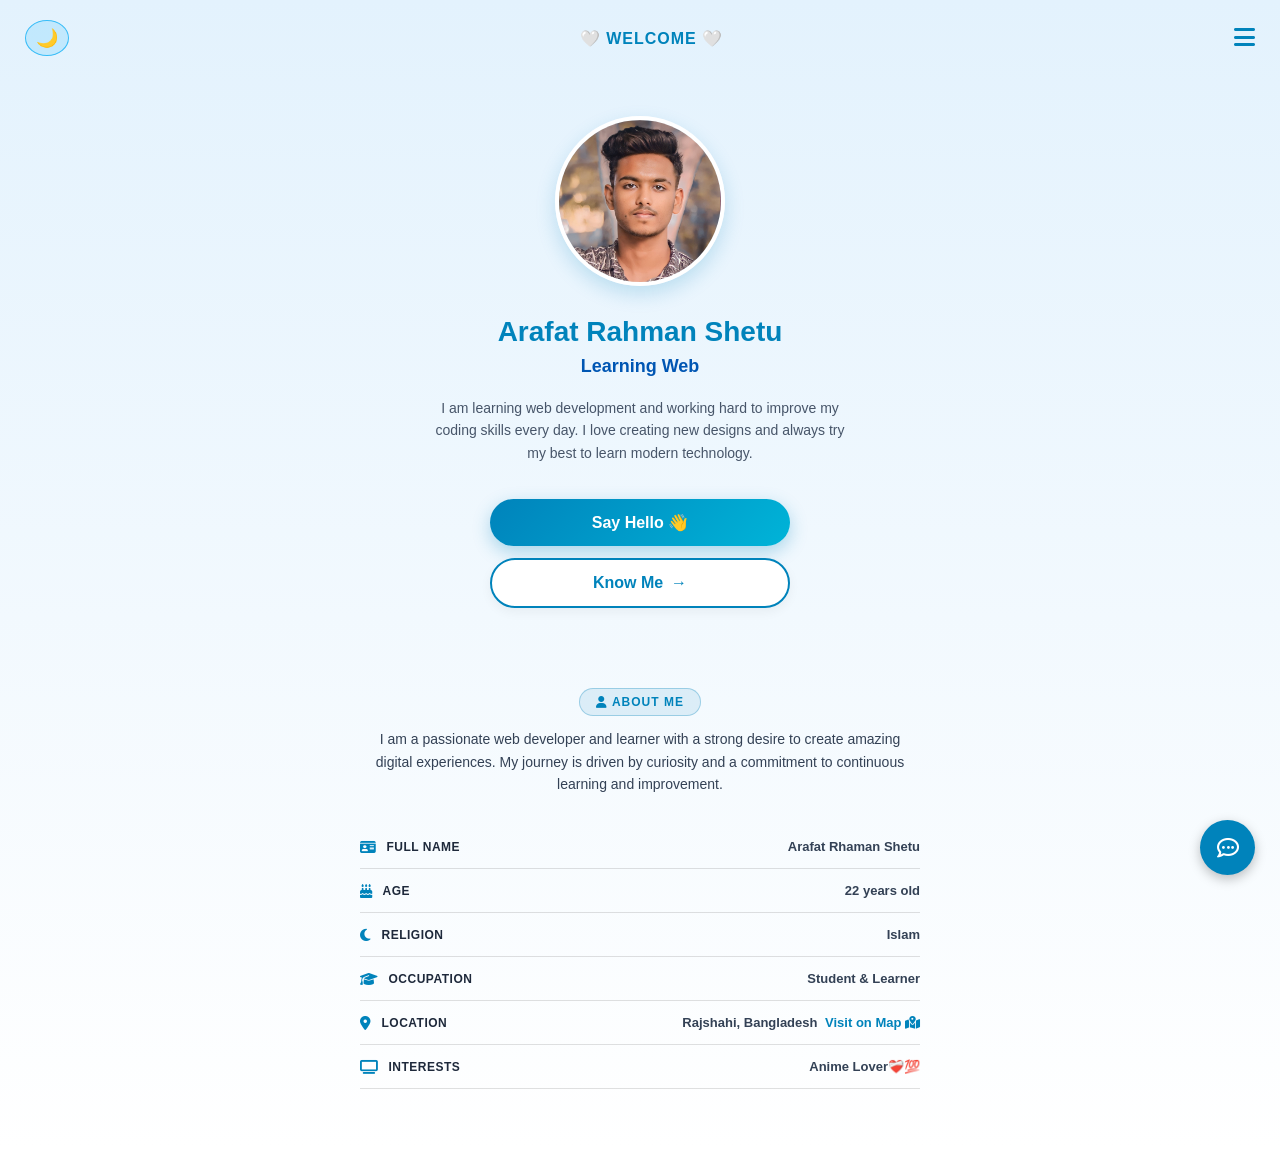
<file: index.html>
<!DOCTYPE html>
<html lang="en">
<head>
  <meta charset="UTF-8">
  <meta name="viewport" content="width=device-width, initial-scale=1.0">
  <title>Arafat Rahman Shetu - Portfolio</title>
  
  <!-- Font Awesome CDN (সোশ্যাল আইকনের জন্য) -->
  <link rel="stylesheet" href="https://cdnjs.cloudflare.com/ajax/libs/font-awesome/6.5.1/css/all.min.css">
  
  <!-- প্রধান স্টাইলশিট -->
  <link rel="stylesheet" href="style.css">
</head>
<body>

  <!-- ন্যাভবার -->
  <nav class="navbar">
    <button id="theme-toggle">🌙</button> 
    <div class="logo">🤍 WELCOME 🤍</div>
    <div class="menu-icon"><i class="fa-solid fa-bars"></i></div>
  </nav>

  <!-- মেইন কন্টেইনার -->
  <div class="container">
    <!-- প্রোফাইল ছবি -->
    <div class="profile-wrapper">
      <img src="profile.jpg" alt="Arafat Rahman Shetu" class="profile-img">
    </div>


    <!-- নাম ও ট্যাগলাইন -->
    <h1 class="name">Arafat Rahman Shetu</h1>
    <h3 class="tagline"><span id="typing-text"></span></h3>

    <!-- বায়ো -->
    <p class="bio">
      I am learning web development and working hard to improve my coding skills every day. I love creating new designs and always try my best to learn modern technology.
    </p>

    <!-- বাটন সেকশন -->
    <div class="btn-group">
      <button class="btn btn-primary" onclick="toggleContact()">Say Hello 👋</button>
      <a href="memories.html" class="btn btn-secondary">Know Me <span>→</span></a>
    </div>
  </div>
<!-- About Me Section -->
<section class="about-section">
  <!-- Pill Badge -->
  <div class="about-badge">
    <i class="fa-solid fa-user"></i> ABOUT ME
  </div>

  

  <p class="about-description">
    I am a passionate web developer and learner with a strong desire to create amazing digital experiences. My journey is driven by curiosity and a commitment to continuous learning and improvement.
  </p>

  <!-- Info List Table -->
  <div class="info-list">
    <div class="info-item">
      <span class="info-label"><i class="fa-solid fa-id-card"></i> FULL NAME</span>
      <span class="info-value">Arafat Rhaman Shetu</span>
    </div>

    <div class="info-item">
      <span class="info-label"><i class="fa-solid fa-cake-candles"></i> AGE</span>
      <span class="info-value">22 years old</span>
    </div>

    <div class="info-item">
      <span class="info-label"><i class="fa-solid fa-moon"></i> RELIGION</span>
      <span class="info-value">Islam</span>
    </div>

    <div class="info-item">
      <span class="info-label"><i class="fa-solid fa-graduation-cap"></i> OCCUPATION</span>
      <span class="info-value">Student & Learner</span>
    </div>


    <div class="info-item">
      <span class="info-label"><i class="fa-solid fa-location-dot"></i> LOCATION</span>
      <span class="info-value">Rajshahi, Bangladesh <a href="https://maps.google.com" target="_blank" class="map-link">Visit on Map <i class="fa-solid fa-map-location-dot"></i></a></span>
    </div>
<div class="info-item">
  <span class="info-label"><i class="fa-solid fa-tv"></i> INTERESTS</span>
  <span class="info-value">Anime Lover❤️‍🩹💯</span>
</div>
</div>
</section>



  <!-- ভাসমান মেসেজ বাটন -->
  <div class="chat-floating-btn" onclick="toggleContact()">
    <i class="fa-regular fa-comment-dots"></i>
  </div>

  <!-- পপ-আপ কন্টাক্ট মোডাল -->
  <div id="contact-popover" class="contact-card">
    <div class="card-header">
      <h4>Contact Me</h4>
      <span class="close-icon" onclick="toggleContact()">&times;</span>
    </div>

    <!-- ইমেইল সেকশন -->
    <div class="email-field">
      <i class="fa-regular fa-envelope"></i> <span>arafatrhamanshetu004@gmail.com</span>
    </div>

    <!-- সোশাল মিডিয়া লিংক -->
    <div class="social-links">
      <a href="https://github.com/shetu004-cyber" target="_blank"><i class="fa-brands fa-github"></i></a>
      <a href="https://www.facebook.com/share/19JMsQHn2Y/" target="_blank"><i class="fa-brands fa-facebook-f"></i></a>
      <a href="https://www.instagram.com/shetu_04_?stkn=MWN5YjJ6MTl6eDVmMA==" target="_blank"><i class="fa-brands fa-instagram"></i></a>
      <a href="https://youtube.com" target="_blank"><i class="fa-brands fa-youtube"></i></a>
      <a href="https://t.me/shetu004" target="_blank"><i class="fa-brands fa-telegram"></i></a>
    </div>
  </div>

  <!-- জাভাস্ক্রিপ্ট সেকশন -->
  <script>
    // পপ-আপ কন্টাক্ট কার্ড ওপেন/ক্লোজ ফাংশন
    function toggleContact() {
      const card = document.getElementById("contact-popover");
      if (card.style.display === "block") {
        card.style.display = "none";
      } else {
        card.style.display = "block";
      }
    }

    // টাইপিং ইফেক্ট স্ক্রিপ্ট
    const textElement = document.getElementById("typing-text");
    const words = ["Learning Web Development", "Building Small Projects", "Improving My Skills"];
    let wordIndex = 0;
    let charIndex = 0;
    let isDeleting = false;

    function typeEffect() {
      const currentWord = words[wordIndex];
      
      if (isDeleting) {
        textElement.textContent = currentWord.substring(0, charIndex - 1);
        charIndex--;
      } else {
        textElement.textContent = currentWord.substring(0, charIndex + 1);
        charIndex++;
      }

      if (!isDeleting && charIndex === currentWord.length) {
        isDeleting = true;
        setTimeout(typeEffect, 1500);
      } else if (isDeleting && charIndex === 0) {
        isDeleting = false;
        wordIndex = (wordIndex + 1) % words.length;
        setTimeout(typeEffect, 500);
      } else {
        setTimeout(typeEffect, isDeleting ? 50 : 100);
      }
    }

    // টাইপিং ইফেক্ট চালু করা
    typeEffect();

    // ডার্ক মোড টগল স্ক্রিপ্ট
    const toggleBtn = document.getElementById('theme-toggle');

    toggleBtn.addEventListener('click', function() {
      document.body.classList.toggle('dark-theme');

      if (document.body.classList.contains('dark-theme')) {
        toggleBtn.textContent = '⚡';
      } else {
        toggleBtn.textContent = '🌥️';
      }
    });
  </script>

</body>
</html>
</file>
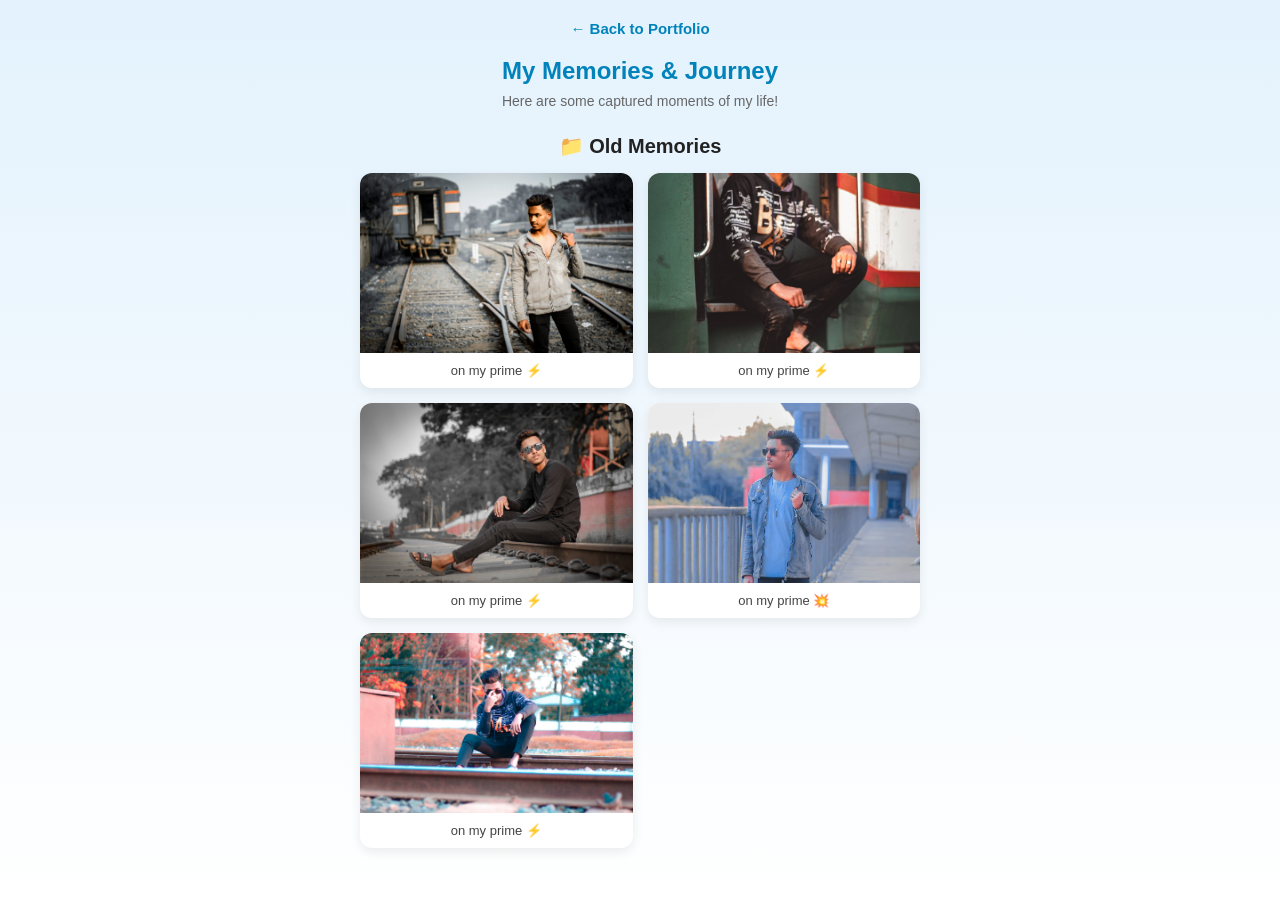
<file: memories.html>
<!DOCTYPE html>
<html lang="en">
<head>
  <meta charset="UTF-8">
  <meta name="viewport" content="width=device-width, initial-scale=1.0">
  <title>My Memories & Journey</title>
  <link rel="stylesheet" href="style.css">
  <style>
    .memories-container {
      max-width: 600px;
      margin: 0 auto;
      padding: 20px;
      text-align: center;
    }

    .back-btn {
      display: inline-block;
      margin-bottom: 20px;
      color: #0083bb;
      text-decoration: none;
      font-weight: 600;
      font-size: 15px;
    }

    .page-title {
      color: #0083bb;
      margin-bottom: 8px;
    }

    .page-sub {
      color: #666;
      font-size: 14px;
      margin-bottom: 25px;
    }

    .album-title {
      text-align: center;
      color: #222;
      font-size: 20px;
      font-weight: 700;
      margin: 25px 0 15px 0;
    }

    /* ফটো গ্রিড লেআউট (পাশে পাশে ২টা করে দেখাবে) */
    .gallery-grid {
      display: grid;
      grid-template-columns: repeat(2, 1fr);
      gap: 15px;
    }

    .photo-card {
      background: #ffffff;
      border-radius: 12px;
      overflow: hidden;
      box-shadow: 0 4px 12px rgba(0, 0, 0, 0.08);
    }

    .photo-card img {
      width: 100%;
      height: 180px;
      object-fit: cover;
      display: block;
    }

    .photo-caption {
      padding: 10px;
      font-size: 13px;
      color: #444;
      font-weight: 500;
    }
  </style>
</head>
<body>

  <div class="memories-container">
    <a href="index.html" class="back-btn">← Back to Portfolio</a>
    
    <h2 class="page-title">My Memories & Journey</h2>
    <p class="page-sub">Here are some captured moments of my life!</p>

    <!-- অ্যালবামের টাইটেল -->
    <h3 class="album-title">📁 Old Memories</h3>

    <!-- ৫টি ছবির ২ কলাম গ্রিড -->
    <div class="gallery-grid">
      
      <div class="photo-card">
        <img src="pic1.jpg" alt="Memory 1">
        <div class="photo-caption">on my prime ⚡</div>
      </div>

      <div class="photo-card">
        <img src="pic2.jpg" alt="Memory 2">
        <div class="photo-caption">on my prime ⚡</div>
      </div>

      <div class="photo-card">
        <img src="pic3.jpg" alt="Memory 3">
        <div class="photo-caption">on my prime ⚡</div>
      </div>

      <div class="photo-card">
        <img src="pic4.jpg" alt="Memory 4">
        <div class="photo-caption">on my prime 💥</div>
      </div>

      <div class="photo-card">
        <img src="pic5.jpg" alt="Memory 5">
        <div class="photo-caption">on my prime ⚡</div>
      </div>

    </div>
  </div>

</body>
</html>
</file>
<file: style.css>
* {
  margin: 0;
  padding: 0;
  box-sizing: border-box;
  font-family: 'Segoe UI', Tahoma, Geneva, Verdana, sans-serif;
}

body {
  background: linear-gradient(180deg, #e3f2fd 0%, #ffffff 100%);
  min-height: 100vh;
  color: #1e293b;
  transition: background 0.3s, color 0.3s;
}

/* ন্যাভবার */
.navbar {
  display: flex;
  justify-content: space-between;
  align-items: center;
  padding: 20px 25px;
}

.logo {
  font-weight: bold;
  color: #0083bb;
  letter-spacing: 1px;
}

.menu-icon {
  font-size: 24px;
  color: #0083bb;
  cursor: pointer;
}

/* মেইন কন্টেইনার */
.container {
  max-width: 450px;
  margin: 0 auto;
  padding: 20px;
  text-align: center;
}

/* প্রোফাইল ছবি */
.profile-wrapper {
  margin: 20px auto 30px;
  width: 170px;
  height: 170px;
}

.profile-img {
  width: 100%;
  height: 100%;
  border-radius: 50%;
  object-fit: cover;
  object-position: top; 
  border: 4px solid #ffffff;
  box-shadow: 0 8px 20px rgba(0, 131, 187, 0.2);
}

/* নাম ও বিবরণ */
.name {
  color: #0083bb;
  font-size: 28px;
  font-weight: 800;
  margin-bottom: 8px;
}

.tagline {
  font-size: 18px;
  color: #444444;
  margin-bottom: 20px;
}

.tagline span {
  color: #0056b3;
}

.bio {
  color: #475569;
  font-size: 14px;
  line-height: 1.6;
  margin-bottom: 35px;
}

/* বাটন কন্টেইনার */
.btn-group {
  display: flex;
  flex-direction: column;
  gap: 12px;
  align-items: center;
}

.btn {
  width: 100%;
  max-width: 300px;
  padding: 14px 24px;
  font-size: 16px;
  font-weight: 600;
  border-radius: 30px;
  cursor: pointer;
  text-decoration: none;
  text-align: center;
  display: inline-flex;
  justify-content: center;
  align-items: center;
  gap: 8px;
  transition: all 0.3s ease;
  box-sizing: border-box;
}

.btn-primary {
  background: linear-gradient(135deg, #0083bb, #00b4d8);
  color: #ffffff;
  border: none;
  box-shadow: 0 6px 18px rgba(0, 131, 187, 0.3);
}

.btn-primary:hover {
  transform: translateY(-3px);
  box-shadow: 0 10px 22px rgba(0, 131, 187, 0.45);
}

.btn-secondary {
  background-color: #ffffff;
  color: #0083bb;
  border: 2px solid #0083bb;
  box-shadow: 0 4px 12px rgba(0, 0, 0, 0.05);
}

.btn-secondary:hover {
  background-color: #0083bb;
  color: #ffffff;
  transform: translateY(-3px);
}

/* ভাসমান মেসেজ বাটন */
.chat-floating-btn {
  position: fixed;
  bottom: 25px;
  right: 25px;
  width: 55px;
  height: 55px;
  background-color: #0083bb;
  color: white;
  border-radius: 50%;
  display: flex;
  justify-content: center;
  align-items: center;
  font-size: 22px;
  box-shadow: 0 4px 12px rgba(0, 0, 0, 0.25);
  cursor: pointer;
  z-index: 1000;
  transition: transform 0.2s;
}

.chat-floating-btn:hover {
  transform: scale(1.1);
}

/* পপ-আপ কন্টাক্ট কার্ড */
.contact-card {
  display: none;
  position: fixed;
  top: 50%;
  left: 50%;
  transform: translate(-50%, -50%);
  width: 85%;
  max-width: 320px;
  background: #ffffff;
  padding: 20px;
  border-radius: 16px;
  box-shadow: 0 10px 30px rgba(0, 0, 0, 0.2);
  z-index: 1001;
  border: 1px solid rgba(0, 0, 0, 0.1);
}

.card-header {
  display: flex;
  justify-content: space-between;
  align-items: center;
  margin-bottom: 15px;
}

.card-header h4 {
  margin: 0;
  color: #0f172a;
  font-size: 18px;
  font-weight: 700;
}

.close-icon {
  font-size: 20px;
  cursor: pointer;
  color: #64748b;
}

/* ইমেইল বক্স */
.email-field {
  background: #f0f4f8;
  padding: 12px;
  border-radius: 10px;
  font-size: 13px;
  color: #0083bb;
  font-weight: 600;
  display: flex;
  align-items: center;
  justify-content: center;
  gap: 8px;
  margin-bottom: 18px;
  word-break: break-all;
}

/* সোশাল আইকন ডিজাইন */
.social-links {
  display: flex;
  justify-content: space-between;
  align-items: center;
  padding: 5px 0;
}

.social-links a {
  color: #475569;
  font-size: 20px;
  text-decoration: none;
  transition: color 0.2s, transform 0.2s;
}

.social-links a:hover {
  color: #0083bb;
  transform: translateY(-3px);
}

/* থিম টগল বাটন */
#theme-toggle {
  background: rgba(56, 189, 248, 0.2);
  border: 1px solid #38bdf8;
  font-size: 18px;
  padding: 6px 10px;
  border-radius: 50%;
  cursor: pointer;
  outline: none;
}

/* About Me Container */
.about-section {
  max-width: 600px;
  margin: 40px auto;
  padding: 20px;
  text-align: center;
}

/* Badge Styling */
.about-badge {
  display: inline-block;
  background: rgba(0, 131, 187, 0.1);
  color: #0083bb;
  border: 1px solid rgba(0, 131, 187, 0.3);
  padding: 6px 16px;
  border-radius: 20px;
  font-size: 12px;
  font-weight: bold;
  letter-spacing: 1px;
  margin-bottom: 12px;
}

.about-title {
  font-size: 28px;
  font-weight: bold;
  margin-bottom: 6px;
  color: #0083bb;
}

.title-line {
  width: 50px;
  height: 3px;
  background: #0083bb;
  margin: 0 auto 20px auto;
  border-radius: 2px;
}

.about-description {
  color: #334155;
  font-size: 14px;
  line-height: 1.6;
  margin-bottom: 30px;
}

/* Info List Styling - (ডে মোডে স্পষ্ট ও গাঢ় টেক্সট) */
.info-list {
  text-align: left;
  display: flex;
  flex-direction: column;
}

.info-item {
  display: flex;
  justify-content: space-between;
  align-items: center;
  padding: 14px 0;
  border-bottom: 1px solid rgba(0, 0, 0, 0.12);
}

.info-label {
  font-size: 12px;
  font-weight: 700;
  color: #1e293b;
  display: flex;
  align-items: center;
  gap: 10px;
  letter-spacing: 0.5px;
}

.info-label i {
  color: #0083bb;
  font-size: 14px;
}

.info-value {
  font-size: 13px;
  font-weight: 600;
  color: #334155;
}

.map-link {
  color: #0083bb;
  text-decoration: none;
  font-weight: bold;
  margin-left: 4px;
}

/* ----------------------------------
   ডার্ক মোড স্টাইল (Dark Mode Customization)
---------------------------------- */
body.dark-theme {
  background: radial-gradient(circle at top, #0f2b48 0%, #050b14 100%);
  color: #e2e8f0;
}

body.dark-theme .name {
  color: #38bdf8;
  text-shadow: 0 0 15px rgba(56, 189, 248, 0.4);
}

body.dark-theme .tagline,
body.dark-theme .tagline span {
  color: #cbd5e1;
}

body.dark-theme .bio {
  color: #94a3b8;
}

/* কন্টাক্ট মোডাল ডার্ক থিম */
body.dark-theme .contact-card {
  background: #1e293b;
  border: 1px solid rgba(255, 255, 255, 0.1);
}

body.dark-theme .card-header h4 {
  color: #ffffff;
}

body.dark-theme .close-icon {
  color: #94a3b8;
}

body.dark-theme .email-field {
  background: #0f172a;
  color: #38bdf8;
}

body.dark-theme .social-links a {
  color: #cbd5e1;
}

body.dark-theme .social-links a:hover {
  color: #38bdf8;
}

/* About Me সেকশন ডার্ক থিম */
body.dark-theme .about-badge {
  background: rgba(56, 189, 248, 0.15);
  color: #38bdf8;
  border-color: rgba(56, 189, 248, 0.3);
}

body.dark-theme .about-title {
  color: #38bdf8;
}

body.dark-theme .title-line {
  background: #38bdf8;
}

body.dark-theme .about-description {
  color: #94a3b8;
}

body.dark-theme .info-item {
  border-bottom: 1px solid rgba(255, 255, 255, 0.1);
}

body.dark-theme .info-label {
  color: #ffffff;
}

body.dark-theme .info-label i {
  color: #38bdf8;
}

body.dark-theme .info-value {
  color: #cbd5e1;
}

body.dark-theme .map-link {
  color: #38bdf8;
}
</file>
